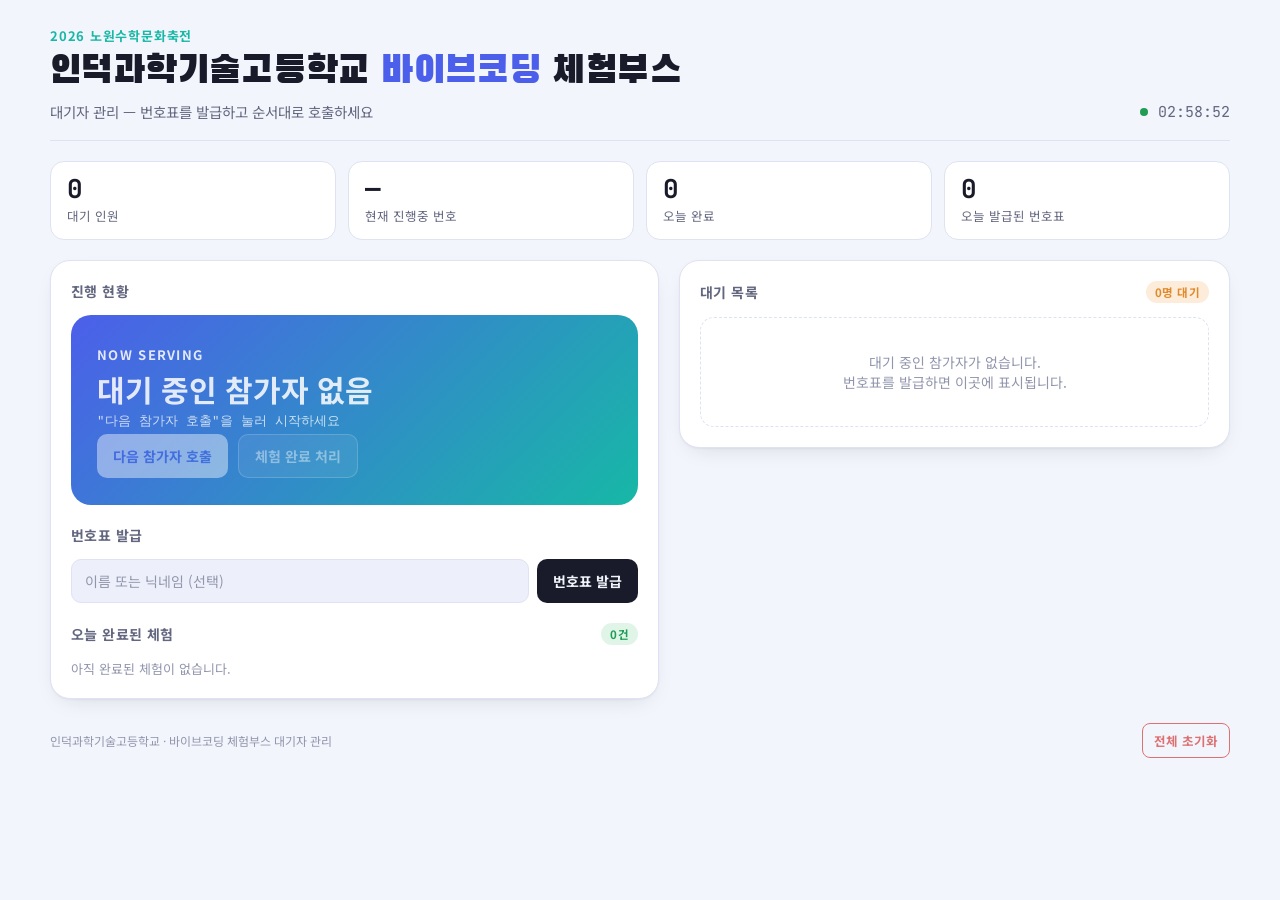
<file: index.html>
<!DOCTYPE html>
<html lang="ko">
<head>
<meta charset="UTF-8">
<meta name="viewport" content="width=device-width, initial-scale=1.0, viewport-fit=cover">
<title>바이브코딩 체험부스 대기 현황</title>
<meta name="description" content="노원수학문화축전 · 인덕과학기술고등학교 바이브코딩 체험부스 대기자 관리 화면">
<link rel="preconnect" href="https://fonts.googleapis.com">
<link rel="preconnect" href="https://fonts.gstatic.com" crossorigin>
<link href="https://fonts.googleapis.com/css2?family=Black+Han+Sans&family=JetBrains+Mono:wght@500;700&family=Noto+Sans+KR:wght@400;600;700&display=swap" rel="stylesheet">
<link rel="stylesheet" href="style.css">
</head>
<body>
<div class="wrap">

  <header class="masthead">
    <div class="masthead-titles">
      <span class="eyebrow">2026 노원수학문화축전</span>
      <h1>인덕과학기술고등학교 <span class="accent">바이브코딩</span> 체험부스</h1>
      <p class="masthead-sub">대기자 관리 — 번호표를 발급하고 순서대로 호출하세요</p>
    </div>
    <div class="masthead-clock">
      <span class="live-dot" aria-hidden="true"></span>
      <span id="clock">00:00:00</span>
    </div>
  </header>

  <section class="stats" aria-label="현황 요약">
    <div class="stat">
      <span class="n" id="stat-waiting">0</span>
      <span class="l">대기 인원</span>
    </div>
    <div class="stat">
      <span class="n" id="stat-serving">—</span>
      <span class="l">현재 진행중 번호</span>
    </div>
    <div class="stat">
      <span class="n" id="stat-served">0</span>
      <span class="l">오늘 완료</span>
    </div>
    <div class="stat">
      <span class="n" id="stat-issued">0</span>
      <span class="l">오늘 발급된 번호표</span>
    </div>
  </section>

  <div class="board">

    <div class="panel">
      <h2>진행 현황</h2>
      <div class="serving-card">
        <span class="serving-label">Now Serving</span>
        <span id="serving-name" class="serving-name">대기 중인 참가자 없음</span>
        <span id="serving-number" class="serving-number" hidden></span>
        <span id="serving-meta" class="serving-meta">"다음 참가자 호출"을 눌러 시작하세요</span>
        <div class="serving-actions">
          <button id="btn-call-next" class="btn-accent" type="button">다음 참가자 호출</button>
          <button id="btn-complete" class="btn-ghost" type="button" disabled>체험 완료 처리</button>
        </div>
      </div>

      <h2 style="margin-top:6px">번호표 발급</h2>
      <form id="issue-form" class="issue-form">
        <input id="issue-name" type="text" placeholder="이름 또는 닉네임 (선택)" maxlength="24" autocomplete="off">
        <button class="btn-primary" type="submit">번호표 발급</button>
      </form>

      <h2 style="margin-top:6px">오늘 완료된 체험 <span class="pill pill-good" id="history-count-badge">0건</span></h2>
      <ul id="history-list" class="history-list"></ul>
    </div>

    <div class="panel">
      <h2>대기 목록 <span class="pill pill-warn" id="queue-count-badge">0명 대기</span></h2>
      <ul id="queue-list" class="queue-list"></ul>
    </div>

  </div>

  <footer>
    <span>인덕과학기술고등학교 · 바이브코딩 체험부스 대기자 관리</span>
    <button id="btn-reset" class="btn-danger-outline btn-sm" type="button">전체 초기화</button>
  </footer>

</div>
<script src="app.js"></script>
</body>
</html>
</file>
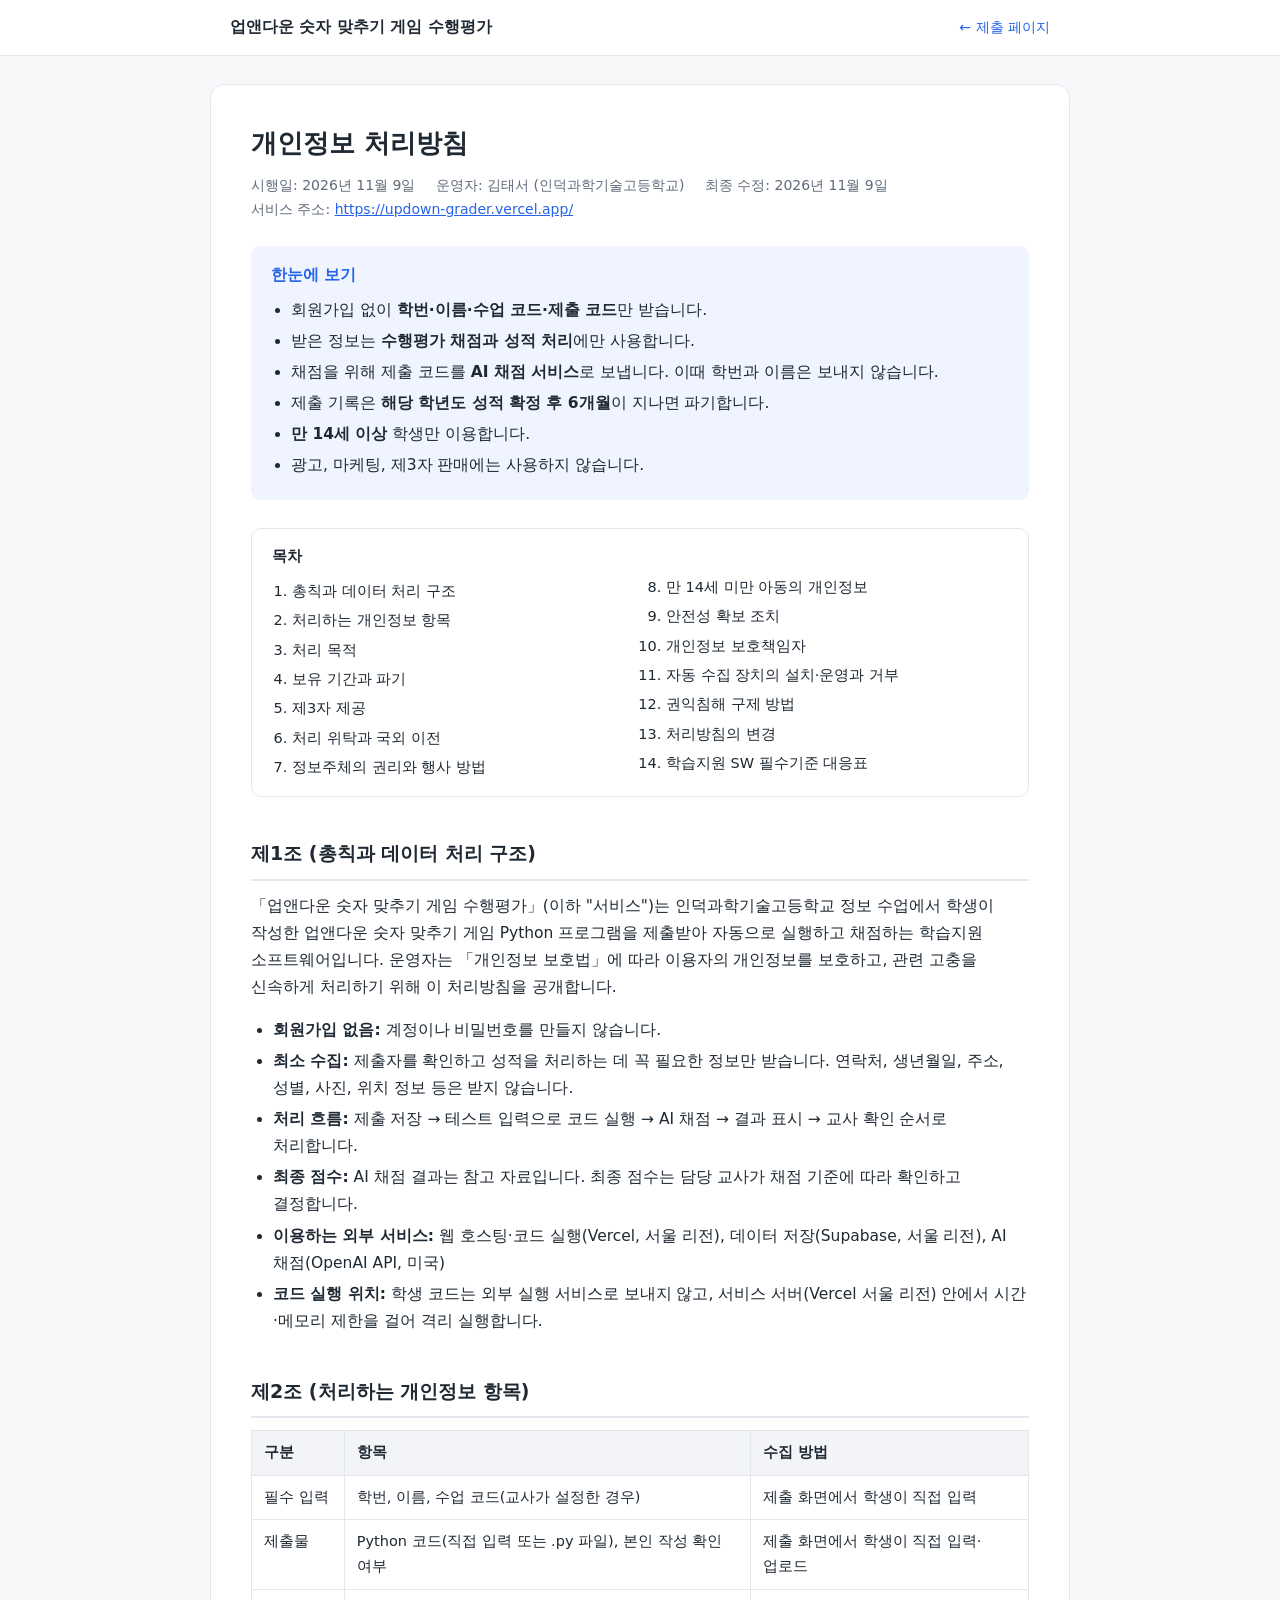
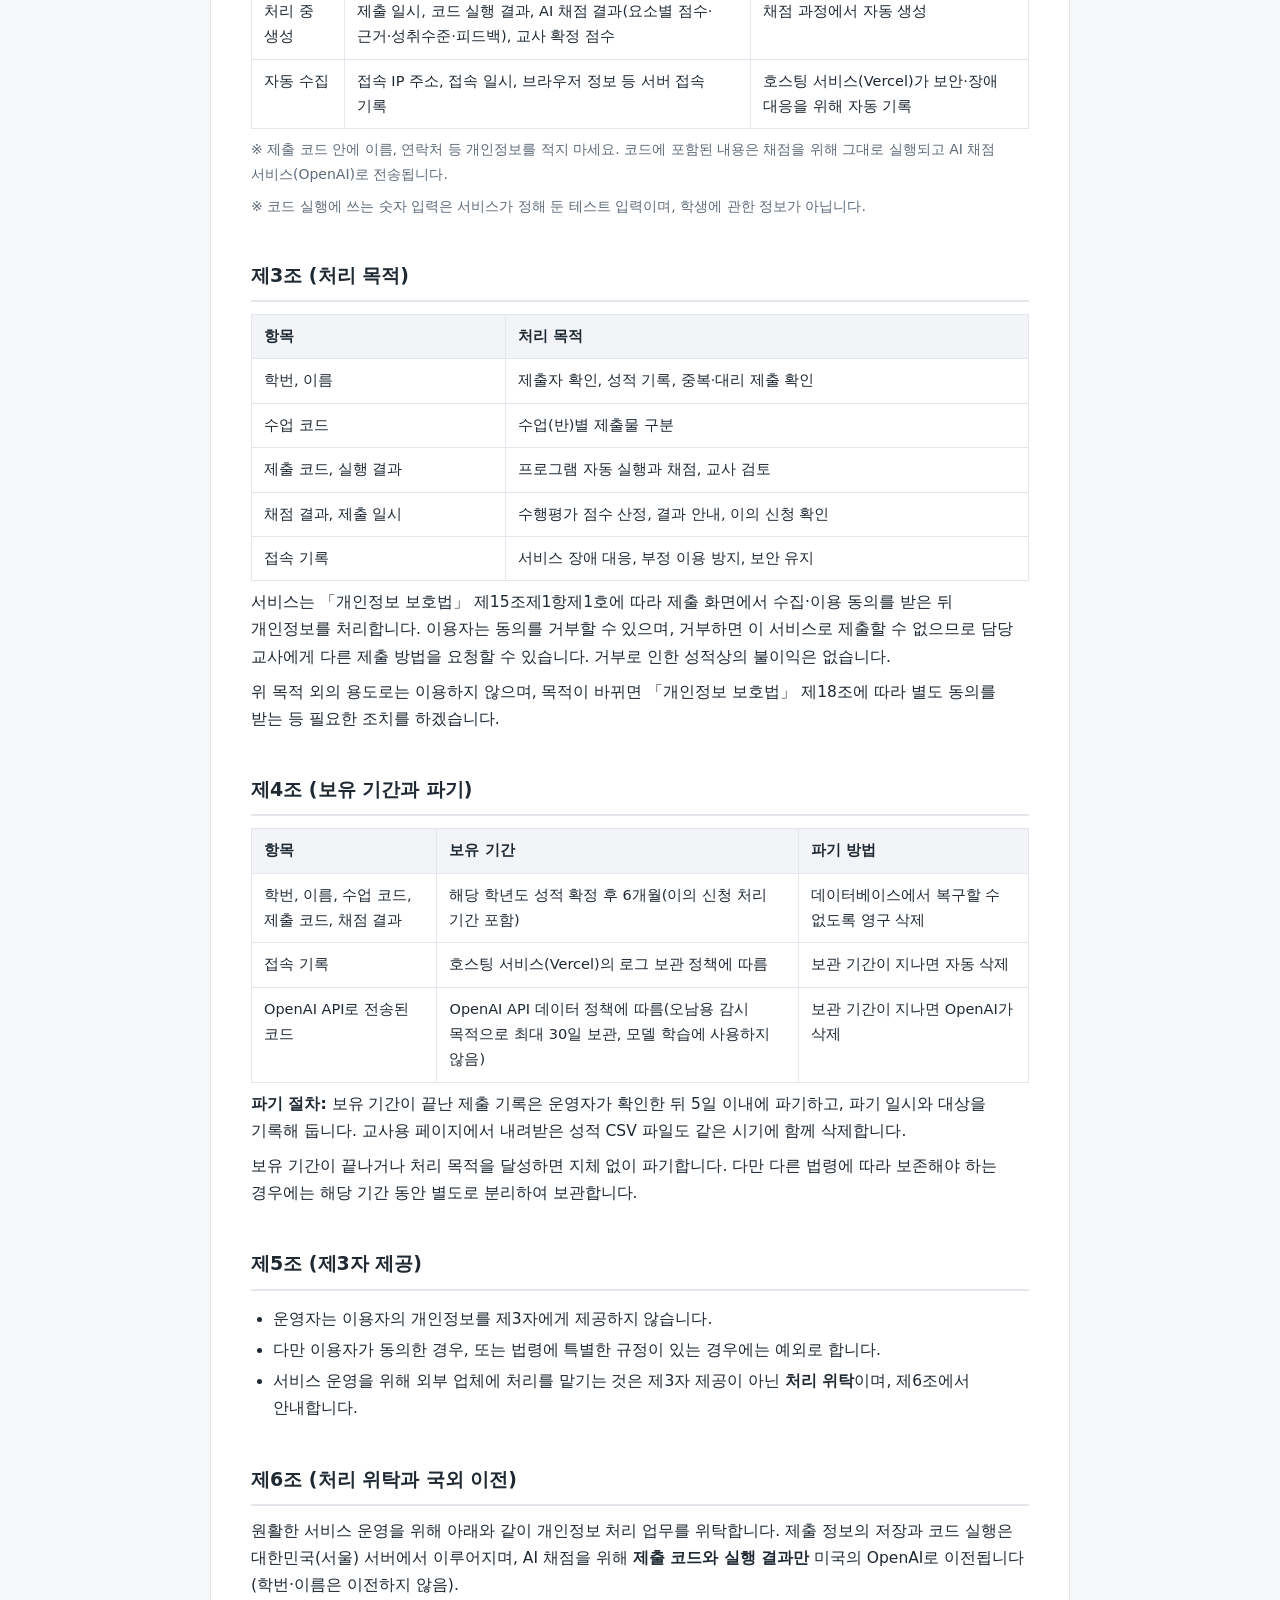
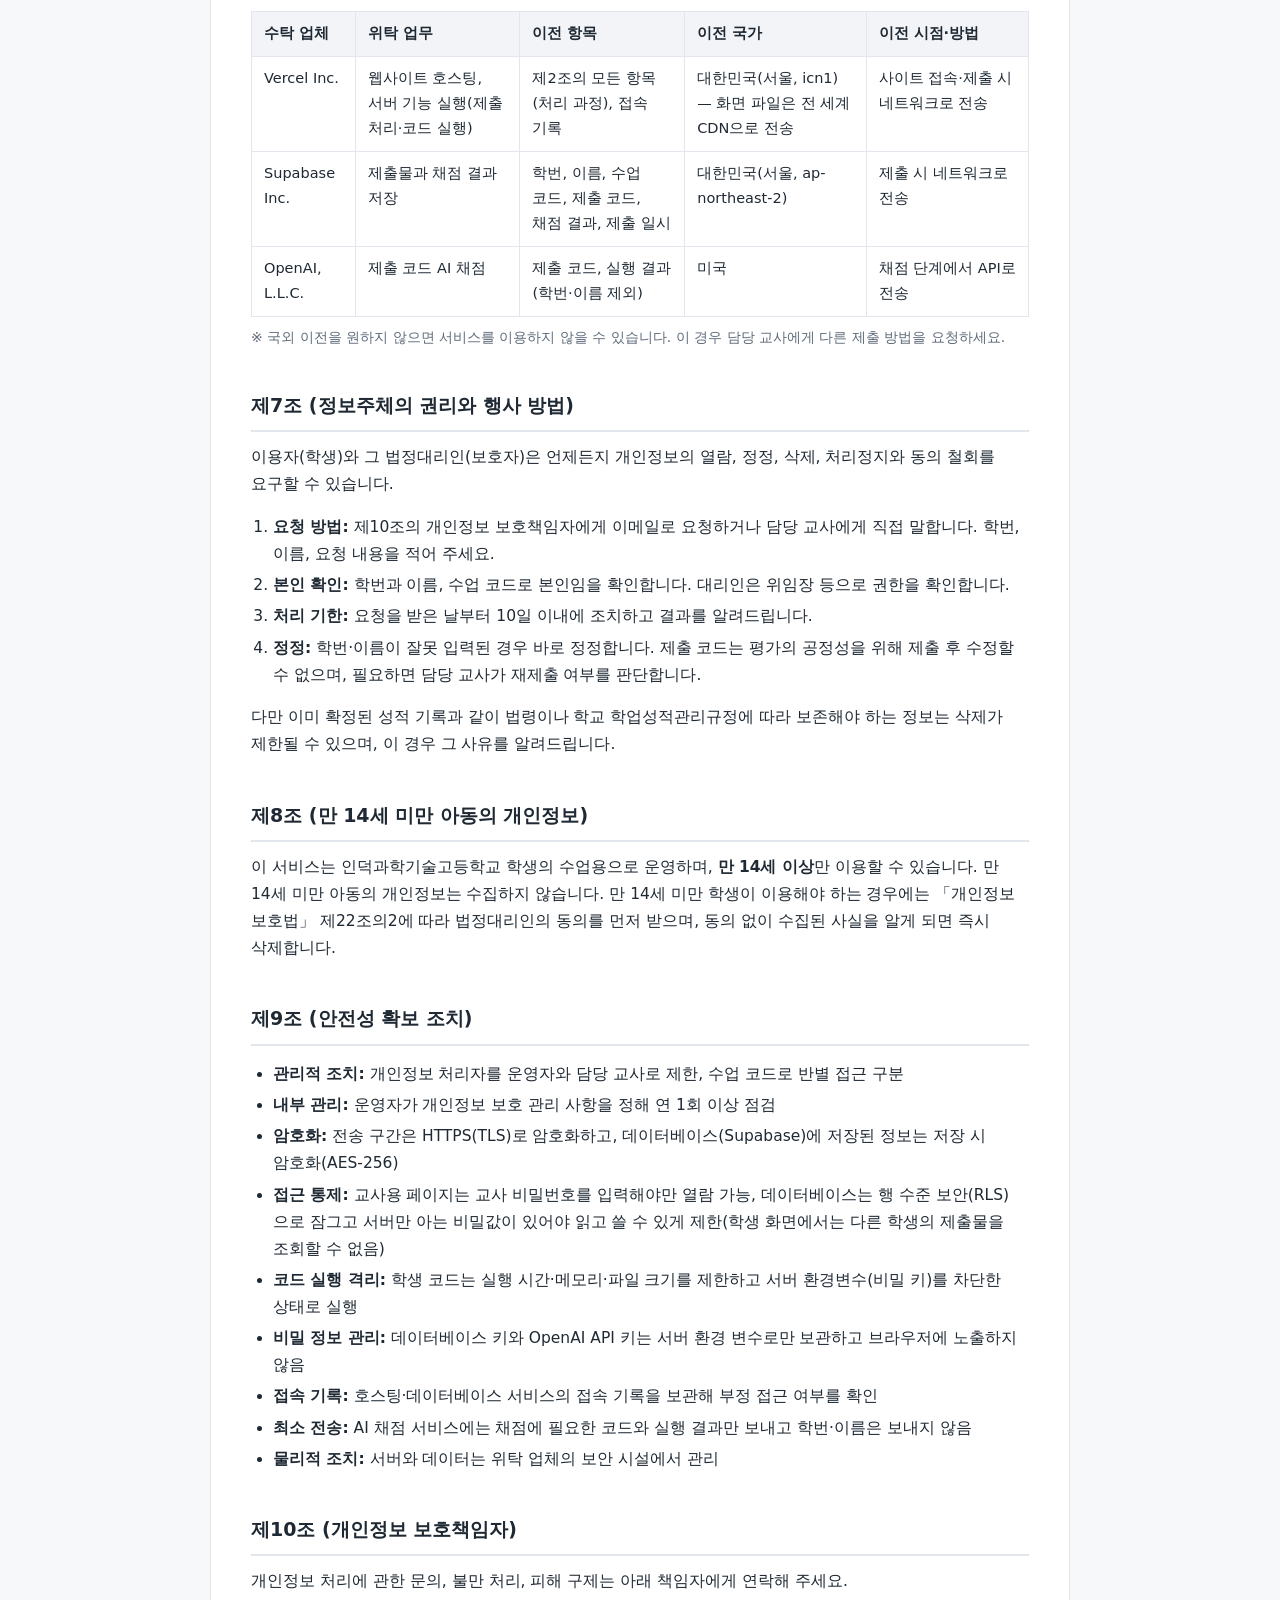
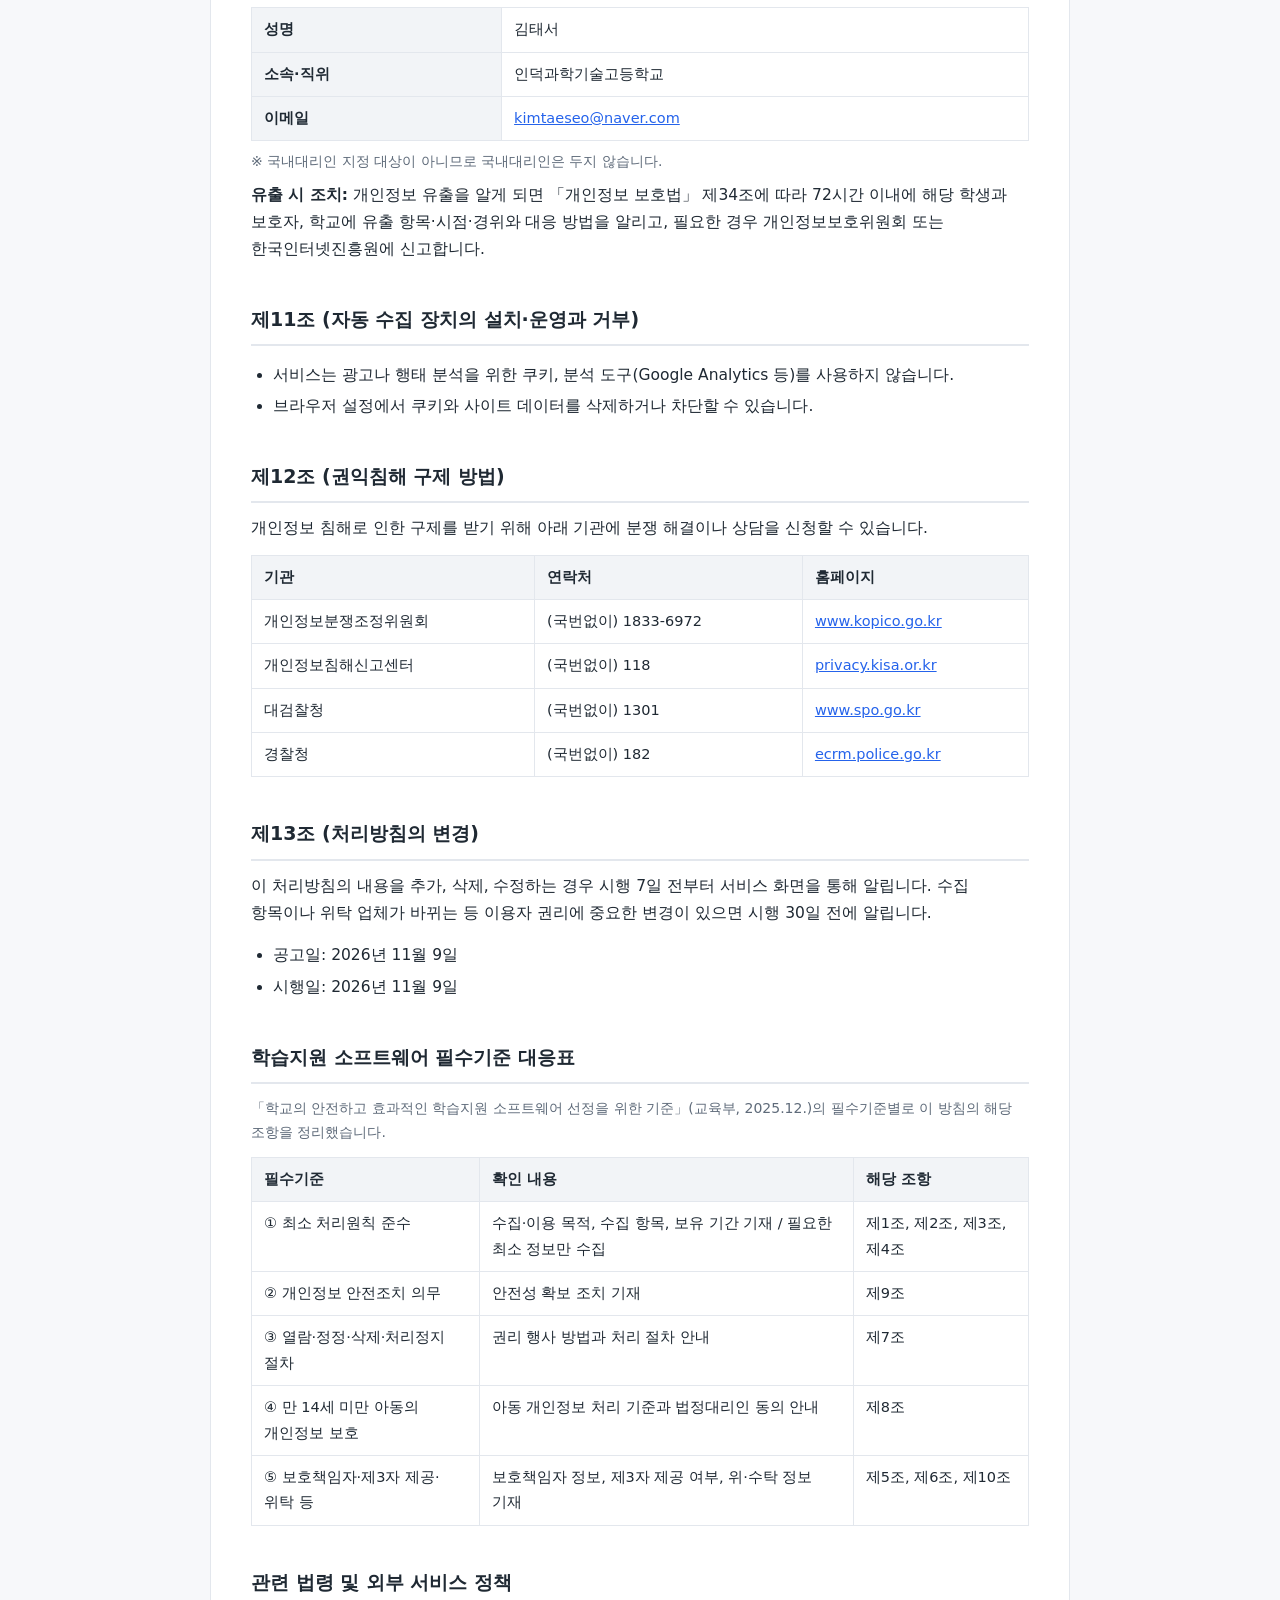
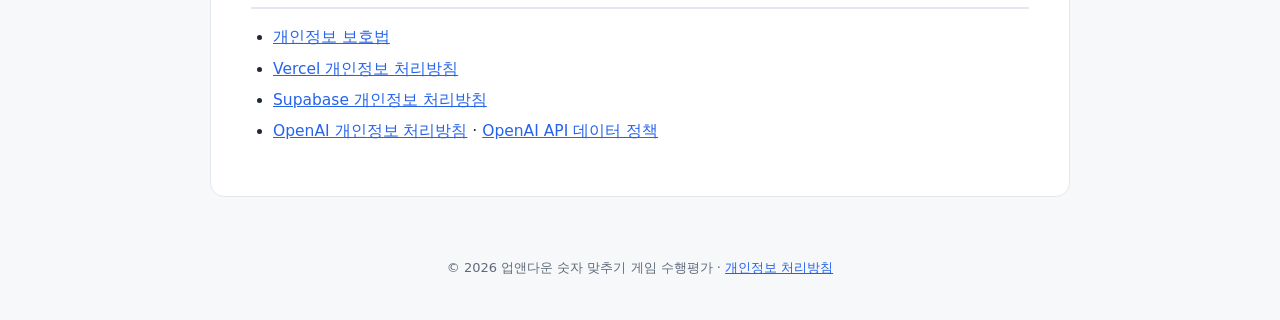
<file: updown_grader/public/privacy.html>
<!DOCTYPE html>
<html lang="ko">
<head>
<meta charset="UTF-8">
<meta name="viewport" content="width=device-width, initial-scale=1.0">
<title>개인정보 처리방침 | 업앤다운 숫자 맞추기 게임 수행평가</title>
<style>
  :root {
    --bg: #f7f8fa;
    --card: #ffffff;
    --text: #1f2933;
    --muted: #5f6b7a;
    --line: #e3e7ed;
    --accent: #2563eb;
    --accent-soft: #eff4ff;
    --fill: #fff3bf;
  }
  * { box-sizing: border-box; }
  body {
    margin: 0;
    background: var(--bg);
    color: var(--text);
    font-family: "Pretendard", "Apple SD Gothic Neo", "Malgun Gothic", system-ui, sans-serif;
    line-height: 1.75;
    font-size: 15.5px;
    word-break: keep-all;
  }
  header.top {
    background: var(--card);
    border-bottom: 1px solid var(--line);
  }
  header.top .inner {
    max-width: 860px; margin: 0 auto; padding: 14px 20px;
    display: flex; justify-content: space-between; align-items: center; gap: 12px;
  }
  header.top a { color: var(--text); text-decoration: none; font-weight: 600; }
  header.top a.back { color: var(--accent); font-weight: 500; font-size: 14px; white-space: nowrap; }
  main {
    max-width: 860px; margin: 28px auto 60px; padding: 36px 40px;
    background: var(--card); border: 1px solid var(--line); border-radius: 14px;
  }
  h1 { font-size: 26px; margin: 0 0 6px; }
  .meta { color: var(--muted); font-size: 14px; margin-bottom: 24px; }
  .meta span { display: inline-block; margin-right: 16px; }
  .summary {
    background: var(--accent-soft); border-radius: 10px; padding: 16px 20px; margin: 0 0 28px;
  }
  .summary strong { color: var(--accent); }
  .summary ul { margin: 8px 0 0; padding-left: 20px; }
  nav.toc {
    border: 1px solid var(--line); border-radius: 10px; padding: 14px 20px; margin-bottom: 32px;
  }
  nav.toc h2 { font-size: 15px; margin: 0 0 6px; border: 0; padding: 0; }
  nav.toc ol { margin: 0; padding-left: 20px; columns: 2; column-gap: 32px; font-size: 14.5px; }
  nav.toc a { color: var(--text); text-decoration: none; }
  nav.toc a:hover { color: var(--accent); text-decoration: underline; }
  h2 {
    font-size: 19px; margin: 40px 0 12px; padding-bottom: 8px;
    border-bottom: 2px solid var(--line); scroll-margin-top: 16px;
  }
  h3 { font-size: 16px; margin: 20px 0 8px; }
  p { margin: 8px 0; }
  ul, ol { padding-left: 22px; }
  li { margin: 4px 0; }
  table {
    width: 100%; border-collapse: collapse; margin: 12px 0 8px; font-size: 14.5px;
  }
  th, td { border: 1px solid var(--line); padding: 9px 12px; text-align: left; vertical-align: top; }
  th { background: #f2f4f7; font-weight: 600; white-space: nowrap; }
  .note { color: var(--muted); font-size: 14px; }
  mark.fill { background: var(--fill); padding: 0 3px; border-radius: 3px; }
  a { color: var(--accent); }
  footer {
    text-align: center; color: var(--muted); font-size: 13px; padding: 0 20px 40px;
  }
  @media (max-width: 640px) {
    main { margin: 0; border-radius: 0; border-left: 0; border-right: 0; padding: 24px 18px; }
    nav.toc ol { columns: 1; }
    .table-wrap { overflow-x: auto; }
    th { white-space: normal; }
  }
</style>
</head>
<body>

<header class="top">
  <div class="inner">
    <a href="/">업앤다운 숫자 맞추기 게임 수행평가</a>
    <a class="back" href="/">← 제출 페이지</a>
  </div>
</header>

<main>
  <h1>개인정보 처리방침</h1>
  <div class="meta">
    <span>시행일: 2026년 11월 9일</span>
    <span>운영자: 김태서 (인덕과학기술고등학교)</span>
    <span>최종 수정: 2026년 11월 9일</span>
    <span>서비스 주소: <a href="https://updown-grader.vercel.app/">https://updown-grader.vercel.app/</a></span>
  </div>

  <div class="summary">
    <strong>한눈에 보기</strong>
    <ul>
      <li>회원가입 없이 <b>학번·이름·수업 코드·제출 코드</b>만 받습니다.</li>
      <li>받은 정보는 <b>수행평가 채점과 성적 처리</b>에만 사용합니다.</li>
      <li>채점을 위해 제출 코드를 <b>AI 채점 서비스</b>로 보냅니다. 이때 학번과 이름은 보내지 않습니다.</li>
      <li>제출 기록은 <b>해당 학년도 성적 확정 후 6개월</b>이 지나면 파기합니다.</li>
      <li><b>만 14세 이상</b> 학생만 이용합니다.</li>
      <li>광고, 마케팅, 제3자 판매에는 사용하지 않습니다.</li>
    </ul>
  </div>

  <nav class="toc" aria-label="목차">
    <h2>목차</h2>
    <ol>
      <li><a href="#a1">총칙과 데이터 처리 구조</a></li>
      <li><a href="#a2">처리하는 개인정보 항목</a></li>
      <li><a href="#a3">처리 목적</a></li>
      <li><a href="#a4">보유 기간과 파기</a></li>
      <li><a href="#a5">제3자 제공</a></li>
      <li><a href="#a6">처리 위탁과 국외 이전</a></li>
      <li><a href="#a7">정보주체의 권리와 행사 방법</a></li>
      <li><a href="#a8">만 14세 미만 아동의 개인정보</a></li>
      <li><a href="#a9">안전성 확보 조치</a></li>
      <li><a href="#a10">개인정보 보호책임자</a></li>
      <li><a href="#a11">자동 수집 장치의 설치·운영과 거부</a></li>
      <li><a href="#a12">권익침해 구제 방법</a></li>
      <li><a href="#a13">처리방침의 변경</a></li>
      <li><a href="#edzip">학습지원 SW 필수기준 대응표</a></li>
    </ol>
  </nav>

  <!-- 제1조 -->
  <h2 id="a1">제1조 (총칙과 데이터 처리 구조)</h2>
  <p>「업앤다운 숫자 맞추기 게임 수행평가」(이하 "서비스")는 인덕과학기술고등학교 정보 수업에서 학생이 작성한 업앤다운 숫자 맞추기 게임 Python 프로그램을 제출받아 자동으로 실행하고 채점하는 학습지원 소프트웨어입니다. 운영자는 「개인정보 보호법」에 따라 이용자의 개인정보를 보호하고, 관련 고충을 신속하게 처리하기 위해 이 처리방침을 공개합니다.</p>
  <ul>
    <li><b>회원가입 없음:</b> 계정이나 비밀번호를 만들지 않습니다.</li>
    <li><b>최소 수집:</b> 제출자를 확인하고 성적을 처리하는 데 꼭 필요한 정보만 받습니다. 연락처, 생년월일, 주소, 성별, 사진, 위치 정보 등은 받지 않습니다.</li>
    <li><b>처리 흐름:</b> 제출 저장 → 테스트 입력으로 코드 실행 → AI 채점 → 결과 표시 → 교사 확인 순서로 처리합니다.</li>
    <li><b>최종 점수:</b> AI 채점 결과는 참고 자료입니다. 최종 점수는 담당 교사가 채점 기준에 따라 확인하고 결정합니다.</li>
    <li><b>이용하는 외부 서비스:</b> 웹 호스팅·코드 실행(Vercel, 서울 리전), 데이터 저장(Supabase, 서울 리전), AI 채점(OpenAI API, 미국)</li>
    <li><b>코드 실행 위치:</b> 학생 코드는 외부 실행 서비스로 보내지 않고, 서비스 서버(Vercel 서울 리전) 안에서 시간·메모리 제한을 걸어 격리 실행합니다.</li>
  </ul>

  <!-- 제2조 -->
  <h2 id="a2">제2조 (처리하는 개인정보 항목)</h2>
  <div class="table-wrap">
  <table>
    <thead><tr><th>구분</th><th>항목</th><th>수집 방법</th></tr></thead>
    <tbody>
      <tr><td>필수 입력</td><td>학번, 이름, 수업 코드(교사가 설정한 경우)</td><td>제출 화면에서 학생이 직접 입력</td></tr>
      <tr><td>제출물</td><td>Python 코드(직접 입력 또는 .py 파일), 본인 작성 확인 여부</td><td>제출 화면에서 학생이 직접 입력·업로드</td></tr>
      <tr><td>처리 중 생성</td><td>제출 일시, 코드 실행 결과, AI 채점 결과(요소별 점수·근거·성취수준·피드백), 교사 확정 점수</td><td>채점 과정에서 자동 생성</td></tr>
      <tr><td>자동 수집</td><td>접속 IP 주소, 접속 일시, 브라우저 정보 등 서버 접속 기록</td><td>호스팅 서비스(Vercel)가 보안·장애 대응을 위해 자동 기록</td></tr>
    </tbody>
  </table>
  </div>
  <p class="note">※ 제출 코드 안에 이름, 연락처 등 개인정보를 적지 마세요. 코드에 포함된 내용은 채점을 위해 그대로 실행되고 AI 채점 서비스(OpenAI)로 전송됩니다.</p>
  <p class="note">※ 코드 실행에 쓰는 숫자 입력은 서비스가 정해 둔 테스트 입력이며, 학생에 관한 정보가 아닙니다.</p>

  <!-- 제3조 -->
  <h2 id="a3">제3조 (처리 목적)</h2>
  <div class="table-wrap">
  <table>
    <thead><tr><th>항목</th><th>처리 목적</th></tr></thead>
    <tbody>
      <tr><td>학번, 이름</td><td>제출자 확인, 성적 기록, 중복·대리 제출 확인</td></tr>
      <tr><td>수업 코드</td><td>수업(반)별 제출물 구분</td></tr>
      <tr><td>제출 코드, 실행 결과</td><td>프로그램 자동 실행과 채점, 교사 검토</td></tr>
      <tr><td>채점 결과, 제출 일시</td><td>수행평가 점수 산정, 결과 안내, 이의 신청 확인</td></tr>
      <tr><td>접속 기록</td><td>서비스 장애 대응, 부정 이용 방지, 보안 유지</td></tr>
    </tbody>
  </table>
  </div>
  <p>서비스는 「개인정보 보호법」 제15조제1항제1호에 따라 제출 화면에서 수집·이용 동의를 받은 뒤 개인정보를 처리합니다. 이용자는 동의를 거부할 수 있으며, 거부하면 이 서비스로 제출할 수 없으므로 담당 교사에게 다른 제출 방법을 요청할 수 있습니다. 거부로 인한 성적상의 불이익은 없습니다.</p>
  <p>위 목적 외의 용도로는 이용하지 않으며, 목적이 바뀌면 「개인정보 보호법」 제18조에 따라 별도 동의를 받는 등 필요한 조치를 하겠습니다.</p>

  <!-- 제4조 -->
  <h2 id="a4">제4조 (보유 기간과 파기)</h2>
  <div class="table-wrap">
  <table>
    <thead><tr><th>항목</th><th>보유 기간</th><th>파기 방법</th></tr></thead>
    <tbody>
      <tr><td>학번, 이름, 수업 코드, 제출 코드, 채점 결과</td><td>해당 학년도 성적 확정 후 6개월(이의 신청 처리 기간 포함)</td><td>데이터베이스에서 복구할 수 없도록 영구 삭제</td></tr>
      <tr><td>접속 기록</td><td>호스팅 서비스(Vercel)의 로그 보관 정책에 따름</td><td>보관 기간이 지나면 자동 삭제</td></tr>
      <tr><td>OpenAI API로 전송된 코드</td><td>OpenAI API 데이터 정책에 따름(오남용 감시 목적으로 최대 30일 보관, 모델 학습에 사용하지 않음)</td><td>보관 기간이 지나면 OpenAI가 삭제</td></tr>
    </tbody>
  </table>
  </div>
  <p><b>파기 절차:</b> 보유 기간이 끝난 제출 기록은 운영자가 확인한 뒤 5일 이내에 파기하고, 파기 일시와 대상을 기록해 둡니다. 교사용 페이지에서 내려받은 성적 CSV 파일도 같은 시기에 함께 삭제합니다.</p>
  <p>보유 기간이 끝나거나 처리 목적을 달성하면 지체 없이 파기합니다. 다만 다른 법령에 따라 보존해야 하는 경우에는 해당 기간 동안 별도로 분리하여 보관합니다.</p>

  <!-- 제5조 -->
  <h2 id="a5">제5조 (제3자 제공)</h2>
  <ul>
    <li>운영자는 이용자의 개인정보를 제3자에게 제공하지 않습니다.</li>
    <li>다만 이용자가 동의한 경우, 또는 법령에 특별한 규정이 있는 경우에는 예외로 합니다.</li>
    <li>서비스 운영을 위해 외부 업체에 처리를 맡기는 것은 제3자 제공이 아닌 <b>처리 위탁</b>이며, 제6조에서 안내합니다.</li>
  </ul>

  <!-- 제6조 -->
  <h2 id="a6">제6조 (처리 위탁과 국외 이전)</h2>
  <p>원활한 서비스 운영을 위해 아래와 같이 개인정보 처리 업무를 위탁합니다. 제출 정보의 저장과 코드 실행은 대한민국(서울) 서버에서 이루어지며, AI 채점을 위해 <b>제출 코드와 실행 결과만</b> 미국의 OpenAI로 이전됩니다(학번·이름은 이전하지 않음).</p>
  <div class="table-wrap">
  <table>
    <thead><tr><th>수탁 업체</th><th>위탁 업무</th><th>이전 항목</th><th>이전 국가</th><th>이전 시점·방법</th></tr></thead>
    <tbody>
      <tr><td>Vercel Inc.</td><td>웹사이트 호스팅, 서버 기능 실행(제출 처리·코드 실행)</td><td>제2조의 모든 항목(처리 과정), 접속 기록</td><td>대한민국(서울, icn1) — 화면 파일은 전 세계 CDN으로 전송</td><td>사이트 접속·제출 시 네트워크로 전송</td></tr>
      <tr><td>Supabase Inc.</td><td>제출물과 채점 결과 저장</td><td>학번, 이름, 수업 코드, 제출 코드, 채점 결과, 제출 일시</td><td>대한민국(서울, ap-northeast-2)</td><td>제출 시 네트워크로 전송</td></tr>
      <tr><td>OpenAI, L.L.C.</td><td>제출 코드 AI 채점</td><td>제출 코드, 실행 결과(학번·이름 제외)</td><td>미국</td><td>채점 단계에서 API로 전송</td></tr>
    </tbody>
  </table>
  </div>
  <p class="note">※ 국외 이전을 원하지 않으면 서비스를 이용하지 않을 수 있습니다. 이 경우 담당 교사에게 다른 제출 방법을 요청하세요.</p>

  <!-- 제7조 -->
  <h2 id="a7">제7조 (정보주체의 권리와 행사 방법)</h2>
  <p>이용자(학생)와 그 법정대리인(보호자)은 언제든지 개인정보의 열람, 정정, 삭제, 처리정지와 동의 철회를 요구할 수 있습니다.</p>
  <ol>
    <li><b>요청 방법:</b> 제10조의 개인정보 보호책임자에게 이메일로 요청하거나 담당 교사에게 직접 말합니다. 학번, 이름, 요청 내용을 적어 주세요.</li>
    <li><b>본인 확인:</b> 학번과 이름, 수업 코드로 본인임을 확인합니다. 대리인은 위임장 등으로 권한을 확인합니다.</li>
    <li><b>처리 기한:</b> 요청을 받은 날부터 10일 이내에 조치하고 결과를 알려드립니다.</li>
    <li><b>정정:</b> 학번·이름이 잘못 입력된 경우 바로 정정합니다. 제출 코드는 평가의 공정성을 위해 제출 후 수정할 수 없으며, 필요하면 담당 교사가 재제출 여부를 판단합니다.</li>
  </ol>
  <p>다만 이미 확정된 성적 기록과 같이 법령이나 학교 학업성적관리규정에 따라 보존해야 하는 정보는 삭제가 제한될 수 있으며, 이 경우 그 사유를 알려드립니다.</p>

  <!-- 제8조 -->
  <h2 id="a8">제8조 (만 14세 미만 아동의 개인정보)</h2>
  <p>이 서비스는 인덕과학기술고등학교 학생의 수업용으로 운영하며, <b>만 14세 이상</b>만 이용할 수 있습니다. 만 14세 미만 아동의 개인정보는 수집하지 않습니다. 만 14세 미만 학생이 이용해야 하는 경우에는 「개인정보 보호법」 제22조의2에 따라 법정대리인의 동의를 먼저 받으며, 동의 없이 수집된 사실을 알게 되면 즉시 삭제합니다.</p>

  <!-- 제9조 -->
  <h2 id="a9">제9조 (안전성 확보 조치)</h2>
  <ul>
    <li><b>관리적 조치:</b> 개인정보 처리자를 운영자와 담당 교사로 제한, 수업 코드로 반별 접근 구분</li>
    <li><b>내부 관리:</b> 운영자가 개인정보 보호 관리 사항을 정해 연 1회 이상 점검</li>
    <li><b>암호화:</b> 전송 구간은 HTTPS(TLS)로 암호화하고, 데이터베이스(Supabase)에 저장된 정보는 저장 시 암호화(AES-256)</li>
    <li><b>접근 통제:</b> 교사용 페이지는 교사 비밀번호를 입력해야만 열람 가능, 데이터베이스는 행 수준 보안(RLS)으로 잠그고 서버만 아는 비밀값이 있어야 읽고 쓸 수 있게 제한(학생 화면에서는 다른 학생의 제출물을 조회할 수 없음)</li>
    <li><b>코드 실행 격리:</b> 학생 코드는 실행 시간·메모리·파일 크기를 제한하고 서버 환경변수(비밀 키)를 차단한 상태로 실행</li>
    <li><b>비밀 정보 관리:</b> 데이터베이스 키와 OpenAI API 키는 서버 환경 변수로만 보관하고 브라우저에 노출하지 않음</li>
    <li><b>접속 기록:</b> 호스팅·데이터베이스 서비스의 접속 기록을 보관해 부정 접근 여부를 확인</li>
    <li><b>최소 전송:</b> AI 채점 서비스에는 채점에 필요한 코드와 실행 결과만 보내고 학번·이름은 보내지 않음</li>
    <li><b>물리적 조치:</b> 서버와 데이터는 위탁 업체의 보안 시설에서 관리</li>
  </ul>

  <!-- 제10조 -->
  <h2 id="a10">제10조 (개인정보 보호책임자)</h2>
  <p>개인정보 처리에 관한 문의, 불만 처리, 피해 구제는 아래 책임자에게 연락해 주세요.</p>
  <div class="table-wrap">
  <table>
    <tbody>
      <tr><th>성명</th><td>김태서</td></tr>
      <tr><th>소속·직위</th><td>인덕과학기술고등학교</td></tr>
      <tr><th>이메일</th><td><a href="mailto:kimtaeseo@naver.com">kimtaeseo@naver.com</a></td></tr>
    </tbody>
  </table>
  </div>
  <p class="note">※ 국내대리인 지정 대상이 아니므로 국내대리인은 두지 않습니다.</p>
  <p><b>유출 시 조치:</b> 개인정보 유출을 알게 되면 「개인정보 보호법」 제34조에 따라 72시간 이내에 해당 학생과 보호자, 학교에 유출 항목·시점·경위와 대응 방법을 알리고, 필요한 경우 개인정보보호위원회 또는 한국인터넷진흥원에 신고합니다.</p>

  <!-- 제11조 -->
  <h2 id="a11">제11조 (자동 수집 장치의 설치·운영과 거부)</h2>
  <ul>
    <li>서비스는 광고나 행태 분석을 위한 쿠키, 분석 도구(Google Analytics 등)를 사용하지 않습니다.</li>
    <li>브라우저 설정에서 쿠키와 사이트 데이터를 삭제하거나 차단할 수 있습니다.</li>
  </ul>

  <!-- 제12조 -->
  <h2 id="a12">제12조 (권익침해 구제 방법)</h2>
  <p>개인정보 침해로 인한 구제를 받기 위해 아래 기관에 분쟁 해결이나 상담을 신청할 수 있습니다.</p>
  <div class="table-wrap">
  <table>
    <thead><tr><th>기관</th><th>연락처</th><th>홈페이지</th></tr></thead>
    <tbody>
      <tr><td>개인정보분쟁조정위원회</td><td>(국번없이) 1833-6972</td><td><a href="https://www.kopico.go.kr" target="_blank" rel="noopener">www.kopico.go.kr</a></td></tr>
      <tr><td>개인정보침해신고센터</td><td>(국번없이) 118</td><td><a href="https://privacy.kisa.or.kr" target="_blank" rel="noopener">privacy.kisa.or.kr</a></td></tr>
      <tr><td>대검찰청</td><td>(국번없이) 1301</td><td><a href="https://www.spo.go.kr" target="_blank" rel="noopener">www.spo.go.kr</a></td></tr>
      <tr><td>경찰청</td><td>(국번없이) 182</td><td><a href="https://ecrm.police.go.kr" target="_blank" rel="noopener">ecrm.police.go.kr</a></td></tr>
    </tbody>
  </table>
  </div>

  <!-- 제13조 -->
  <h2 id="a13">제13조 (처리방침의 변경)</h2>
  <p>이 처리방침의 내용을 추가, 삭제, 수정하는 경우 시행 7일 전부터 서비스 화면을 통해 알립니다. 수집 항목이나 위탁 업체가 바뀌는 등 이용자 권리에 중요한 변경이 있으면 시행 30일 전에 알립니다.</p>
  <ul>
    <li>공고일: 2026년 11월 9일</li>
    <li>시행일: 2026년 11월 9일</li>
  </ul>

  <h2 id="edzip">학습지원 소프트웨어 필수기준 대응표</h2>
  <p class="note">「학교의 안전하고 효과적인 학습지원 소프트웨어 선정을 위한 기준」(교육부, 2025.12.)의 필수기준별로 이 방침의 해당 조항을 정리했습니다.</p>
  <div class="table-wrap">
  <table>
    <thead><tr><th>필수기준</th><th>확인 내용</th><th>해당 조항</th></tr></thead>
    <tbody>
      <tr><td>① 최소 처리원칙 준수</td><td>수집·이용 목적, 수집 항목, 보유 기간 기재 / 필요한 최소 정보만 수집</td><td>제1조, 제2조, 제3조, 제4조</td></tr>
      <tr><td>② 개인정보 안전조치 의무</td><td>안전성 확보 조치 기재</td><td>제9조</td></tr>
      <tr><td>③ 열람·정정·삭제·처리정지 절차</td><td>권리 행사 방법과 처리 절차 안내</td><td>제7조</td></tr>
      <tr><td>④ 만 14세 미만 아동의 개인정보 보호</td><td>아동 개인정보 처리 기준과 법정대리인 동의 안내</td><td>제8조</td></tr>
      <tr><td>⑤ 보호책임자·제3자 제공·위탁 등</td><td>보호책임자 정보, 제3자 제공 여부, 위·수탁 정보 기재</td><td>제5조, 제6조, 제10조</td></tr>
    </tbody>
  </table>
  </div>

  <h2>관련 법령 및 외부 서비스 정책</h2>
  <ul>
    <li><a href="https://www.law.go.kr/법령/개인정보보호법" target="_blank" rel="noopener">개인정보 보호법</a></li>
    <li><a href="https://vercel.com/legal/privacy-policy" target="_blank" rel="noopener">Vercel 개인정보 처리방침</a></li>
    <li><a href="https://supabase.com/privacy" target="_blank" rel="noopener">Supabase 개인정보 처리방침</a></li>
    <li><a href="https://openai.com/policies/privacy-policy/" target="_blank" rel="noopener">OpenAI 개인정보 처리방침</a> · <a href="https://openai.com/enterprise-privacy/" target="_blank" rel="noopener">OpenAI API 데이터 정책</a></li>
  </ul>
</main>

<footer>
  © 2026 업앤다운 숫자 맞추기 게임 수행평가 · <a href="/privacy.html">개인정보 처리방침</a>
</footer>

</body>
</html>
</file>
<file: style.css>
/* 인덕과학기술고등학교 바이브코딩 체험부스 — 대기자 관리 */

:root {
  --bg: #f3f5fc;
  --surface: #ffffff;
  --surface-2: #edf0fa;
  --ink: #191b2a;
  --ink-dim: #62667f;
  --ink-faint: #9296ad;
  --accent: #4c5fea;
  --accent-ink: #ffffff;
  --accent-2: #17b8a6;
  --warn: #e08a2c;
  --warn-bg: #fcecd9;
  --good: #1f9d55;
  --good-bg: #e0f5e8;
  --danger: #d64545;
  --border: #dee2f2;
  --serving-grad: linear-gradient(135deg, #4c5fea 0%, #17b8a6 100%);
  --serving-ink: #ffffff;
  --shadow: 0 1px 2px rgba(25, 27, 42, 0.04), 0 8px 24px -12px rgba(25, 27, 42, 0.18);
  --radius-lg: 20px;
  --radius-md: 14px;
  --radius-sm: 10px;
}

@media (prefers-color-scheme: dark) {
  :root:not([data-theme="light"]) {
    --bg: #0e1020;
    --surface: #161929;
    --surface-2: #1e2236;
    --ink: #eeeffb;
    --ink-dim: #9297b8;
    --ink-faint: #666b8c;
    --accent: #8b98ff;
    --accent-ink: #101120;
    --accent-2: #2fe0c9;
    --warn: #ffb067;
    --warn-bg: #3a2a17;
    --good: #4ade80;
    --good-bg: #163523;
    --danger: #ff6b6b;
    --border: #2a2e47;
    --serving-grad: linear-gradient(135deg, #423a9c 0%, #0f7f74 100%);
    --serving-ink: #ffffff;
    --shadow: 0 1px 2px rgba(0, 0, 0, 0.3), 0 12px 32px -14px rgba(0, 0, 0, 0.6);
  }
}

:root[data-theme="dark"] {
  --bg: #0e1020;
  --surface: #161929;
  --surface-2: #1e2236;
  --ink: #eeeffb;
  --ink-dim: #9297b8;
  --ink-faint: #666b8c;
  --accent: #8b98ff;
  --accent-ink: #101120;
  --accent-2: #2fe0c9;
  --warn: #ffb067;
  --warn-bg: #3a2a17;
  --good: #4ade80;
  --good-bg: #163523;
  --danger: #ff6b6b;
  --border: #2a2e47;
  --serving-grad: linear-gradient(135deg, #423a9c 0%, #0f7f74 100%);
  --serving-ink: #ffffff;
  --shadow: 0 1px 2px rgba(0, 0, 0, 0.3), 0 12px 32px -14px rgba(0, 0, 0, 0.6);
}

* {
  box-sizing: border-box;
}

html, body {
  height: 100%;
}

body {
  margin: 0;
  background: var(--bg);
  color: var(--ink);
  font-family: "Noto Sans KR", "Pretendard", -apple-system, sans-serif;
  padding-inline: max(16px, env(safe-area-inset-left, 0px));
  padding-block: 20px 32px;
}

.wrap {
  max-width: 1180px;
  margin: 0 auto;
  display: flex;
  flex-direction: column;
  gap: 20px;
}

/* ---------- Header ---------- */

.masthead {
  display: flex;
  align-items: flex-end;
  justify-content: space-between;
  gap: 16px;
  flex-wrap: wrap;
  padding-block: 6px 4px;
  border-bottom: 1px solid var(--border);
  padding-bottom: 18px;
}

.masthead-titles {
  display: flex;
  flex-direction: column;
  gap: 6px;
}

.eyebrow {
  font-size: 13px;
  font-weight: 700;
  letter-spacing: 0.06em;
  color: var(--accent-2);
  text-transform: uppercase;
}

.masthead h1 {
  margin: 0;
  font-family: "Black Han Sans", "Noto Sans KR", sans-serif;
  font-weight: 400;
  font-size: clamp(26px, 4vw, 38px);
  line-height: 1.15;
  letter-spacing: 0.01em;
  text-wrap: balance;
}

.masthead h1 .accent {
  color: var(--accent);
}

.masthead-sub {
  margin: 0;
  color: var(--ink-dim);
  font-size: 14.5px;
}

.masthead-clock {
  display: flex;
  align-items: center;
  gap: 10px;
  color: var(--ink-dim);
  font-family: "JetBrains Mono", ui-monospace, monospace;
  font-size: 15px;
  font-variant-numeric: tabular-nums;
  white-space: nowrap;
}

.live-dot {
  width: 8px;
  height: 8px;
  border-radius: 50%;
  background: var(--good);
  box-shadow: 0 0 0 0 rgba(31, 157, 85, 0.5);
  animation: pulse 2s infinite;
  flex-shrink: 0;
}

@media (prefers-reduced-motion: reduce) {
  .live-dot { animation: none; }
}

@keyframes pulse {
  0% { box-shadow: 0 0 0 0 rgba(31, 157, 85, 0.45); }
  70% { box-shadow: 0 0 0 7px rgba(31, 157, 85, 0); }
  100% { box-shadow: 0 0 0 0 rgba(31, 157, 85, 0); }
}

/* ---------- Stats ---------- */

.stats {
  display: grid;
  grid-template-columns: repeat(4, 1fr);
  gap: 12px;
}

.stat {
  background: var(--surface);
  border: 1px solid var(--border);
  border-radius: var(--radius-md);
  padding: 14px 16px;
  display: flex;
  flex-direction: column;
  gap: 4px;
}

.stat .n {
  font-family: "JetBrains Mono", ui-monospace, monospace;
  font-size: 26px;
  font-weight: 700;
  font-variant-numeric: tabular-nums;
  line-height: 1;
}

.stat .l {
  font-size: 12.5px;
  color: var(--ink-dim);
}

/* ---------- Main grid ---------- */

.board {
  display: grid;
  grid-template-columns: minmax(0, 1.05fr) minmax(0, 0.95fr);
  gap: 20px;
  align-items: start;
}

@media (max-width: 820px) {
  .board { grid-template-columns: 1fr; }
  .stats { grid-template-columns: repeat(2, 1fr); }
}

.panel {
  background: var(--surface);
  border: 1px solid var(--border);
  border-radius: var(--radius-lg);
  box-shadow: var(--shadow);
  padding: 20px;
  display: flex;
  flex-direction: column;
  gap: 14px;
}

.panel h2 {
  margin: 0;
  font-size: 14px;
  font-weight: 700;
  letter-spacing: 0.03em;
  color: var(--ink-dim);
  text-transform: uppercase;
  display: flex;
  align-items: center;
  justify-content: space-between;
}

/* ---------- Now serving ---------- */

.serving-card {
  border-radius: var(--radius-lg);
  background: var(--serving-grad);
  color: var(--serving-ink);
  padding: 26px 26px 22px;
  display: flex;
  flex-direction: column;
  gap: 4px;
  position: relative;
  overflow: hidden;
  min-height: 190px;
  justify-content: center;
}

.serving-label {
  font-size: 13px;
  font-weight: 700;
  letter-spacing: 0.1em;
  text-transform: uppercase;
  opacity: 0.85;
}

.serving-name {
  font-family: "Black Han Sans", "Noto Sans KR", sans-serif;
  font-weight: 400;
  font-size: clamp(34px, 7vw, 56px);
  line-height: 1.15;
  text-wrap: balance;
  margin-block: 4px 2px;
}

.serving-name.empty {
  font-size: clamp(24px, 4.5vw, 30px);
  opacity: 0.85;
  font-family: "Noto Sans KR", sans-serif;
  font-weight: 700;
}

.serving-number {
  display: inline-flex;
  align-self: flex-start;
  align-items: center;
  font-family: "JetBrains Mono", ui-monospace, monospace;
  font-size: 16px;
  font-weight: 700;
  font-variant-numeric: tabular-nums;
  background: rgba(255, 255, 255, 0.2);
  padding: 5px 12px;
  border-radius: 999px;
  opacity: 0.95;
}

.serving-number[hidden] {
  display: none;
}

.serving-meta {
  font-size: 12.5px;
  opacity: 0.75;
  font-family: "JetBrains Mono", ui-monospace, monospace;
  font-variant-numeric: tabular-nums;
}

.serving-actions {
  display: flex;
  gap: 10px;
  flex-wrap: wrap;
}

/* ---------- Buttons ---------- */

button {
  font-family: inherit;
  cursor: pointer;
  border: none;
  border-radius: var(--radius-sm);
  font-weight: 700;
  font-size: 14px;
  padding: 11px 16px;
  transition: transform 0.08s ease, filter 0.15s ease, opacity 0.15s ease;
}

button:active {
  transform: scale(0.97);
}

button:focus-visible {
  outline: 2px solid var(--accent-2);
  outline-offset: 2px;
}

button:disabled {
  opacity: 0.45;
  cursor: not-allowed;
}

.btn-primary {
  background: var(--ink);
  color: var(--bg);
}

.btn-primary:hover:not(:disabled) {
  filter: brightness(1.12);
}

.btn-accent {
  background: rgba(255, 255, 255, 0.94);
  color: var(--accent);
}

.btn-accent:hover:not(:disabled) {
  filter: brightness(1.04);
}

.btn-ghost {
  background: rgba(255, 255, 255, 0.16);
  color: var(--serving-ink);
  border: 1px solid rgba(255, 255, 255, 0.4);
}

.btn-ghost:hover:not(:disabled) {
  background: rgba(255, 255, 255, 0.26);
}

.btn-outline {
  background: transparent;
  color: var(--ink-dim);
  border: 1px solid var(--border);
}

.btn-outline:hover:not(:disabled) {
  border-color: var(--ink-faint);
  color: var(--ink);
}

.btn-danger-outline {
  background: transparent;
  color: var(--danger);
  border: 1px solid var(--danger);
  opacity: 0.75;
}

.btn-danger-outline:hover:not(:disabled) {
  opacity: 1;
}

.btn-sm {
  padding: 7px 11px;
  font-size: 12.5px;
  border-radius: 8px;
}

/* ---------- Issue form ---------- */

.issue-form {
  display: flex;
  gap: 8px;
}

.issue-form input {
  flex: 1;
  min-width: 0;
  background: var(--surface-2);
  border: 1px solid var(--border);
  border-radius: var(--radius-sm);
  padding: 11px 13px;
  font-size: 14px;
  color: var(--ink);
  font-family: inherit;
}

.issue-form input:focus-visible {
  outline: 2px solid var(--accent-2);
  outline-offset: 1px;
}

.issue-form input::placeholder {
  color: var(--ink-faint);
}

/* ---------- Queue list ---------- */

.queue-list {
  list-style: none;
  margin: 0;
  padding: 0;
  display: flex;
  flex-direction: column;
  gap: 8px;
  max-height: 420px;
  overflow-y: auto;
}

.queue-empty {
  color: var(--ink-faint);
  font-size: 14px;
  text-align: center;
  padding: 34px 10px;
  border: 1px dashed var(--border);
  border-radius: var(--radius-md);
}

.queue-row {
  display: flex;
  align-items: center;
  gap: 12px;
  background: var(--surface-2);
  border: 1px solid var(--border);
  border-radius: var(--radius-md);
  padding: 10px 12px;
}

.queue-row .pos {
  font-family: "JetBrains Mono", ui-monospace, monospace;
  font-size: 11px;
  font-weight: 700;
  color: var(--ink-faint);
  width: 20px;
  text-align: center;
  flex-shrink: 0;
}

.queue-row .info {
  flex: 1;
  min-width: 0;
  display: flex;
  flex-direction: column;
  gap: 2px;
}

.queue-row .info .name {
  font-size: 16.5px;
  font-weight: 700;
  color: var(--ink);
  white-space: nowrap;
  overflow: hidden;
  text-overflow: ellipsis;
}

.queue-row .info .meta {
  display: flex;
  align-items: center;
  gap: 6px;
  font-size: 12px;
  color: var(--ink-dim);
}

.queue-row .num {
  font-family: "JetBrains Mono", ui-monospace, monospace;
  font-size: 11px;
  font-weight: 700;
  font-variant-numeric: tabular-nums;
  color: var(--accent);
}

.queue-row .info .wait {
  font-variant-numeric: tabular-nums;
}

.queue-row .wait.long {
  color: var(--warn);
  font-weight: 700;
}

.queue-row .row-actions {
  display: flex;
  gap: 6px;
  flex-shrink: 0;
}

/* ---------- Badges / pills ---------- */

.pill {
  display: inline-flex;
  align-items: center;
  gap: 5px;
  font-size: 11.5px;
  font-weight: 700;
  padding: 3px 9px;
  border-radius: 999px;
}

.pill-warn {
  background: var(--warn-bg);
  color: var(--warn);
}

.pill-good {
  background: var(--good-bg);
  color: var(--good);
}

/* ---------- History ---------- */

.history-list {
  list-style: none;
  margin: 0;
  padding: 0;
  display: flex;
  flex-wrap: wrap;
  gap: 6px;
}

.history-chip {
  font-family: "JetBrains Mono", ui-monospace, monospace;
  font-size: 12.5px;
  font-weight: 700;
  color: var(--good);
  background: var(--good-bg);
  border-radius: 999px;
  padding: 4px 10px;
}

.history-empty {
  color: var(--ink-faint);
  font-size: 13px;
}

/* ---------- Footer ---------- */

footer {
  display: flex;
  justify-content: space-between;
  align-items: center;
  gap: 12px;
  flex-wrap: wrap;
  color: var(--ink-faint);
  font-size: 12px;
  padding-top: 4px;
}

@media (max-width: 480px) {
  .issue-form { flex-direction: column; }
  .serving-actions { flex-direction: column; }
  .serving-actions button { width: 100%; }
}
</file>
